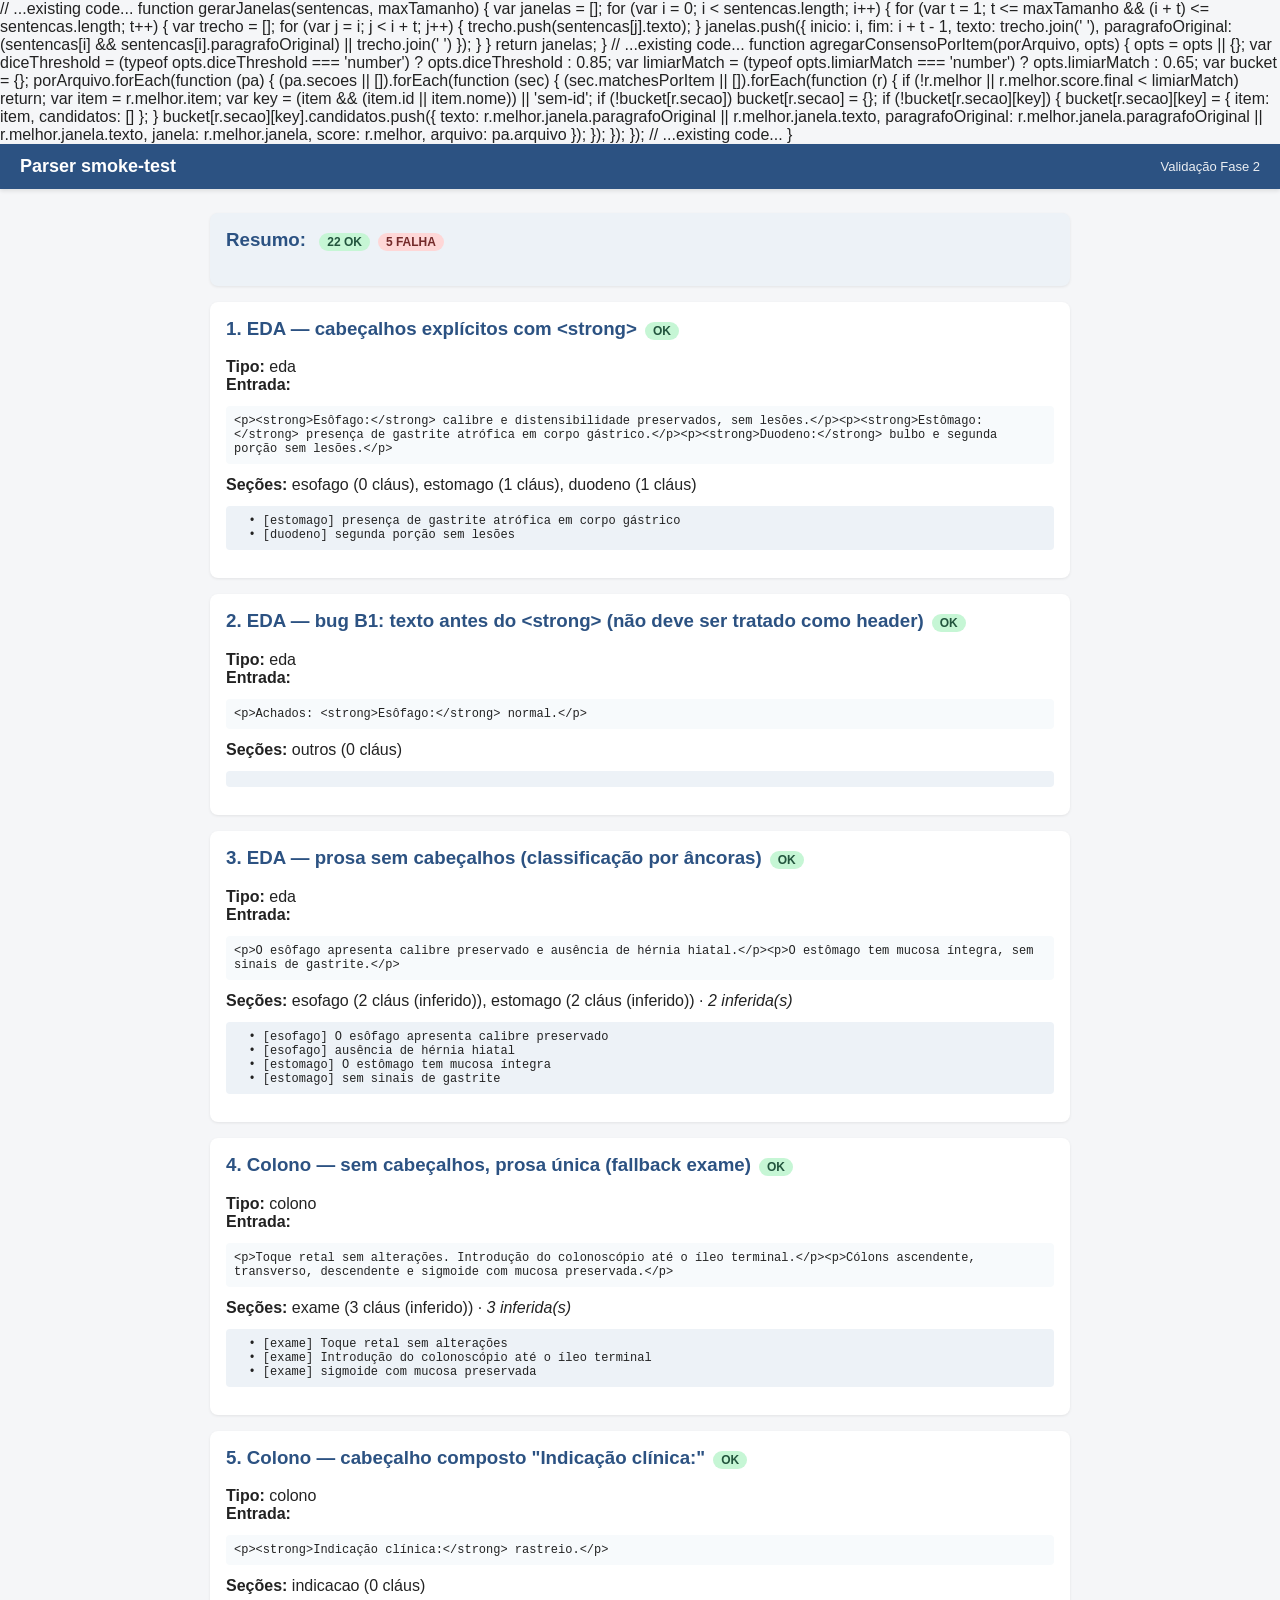
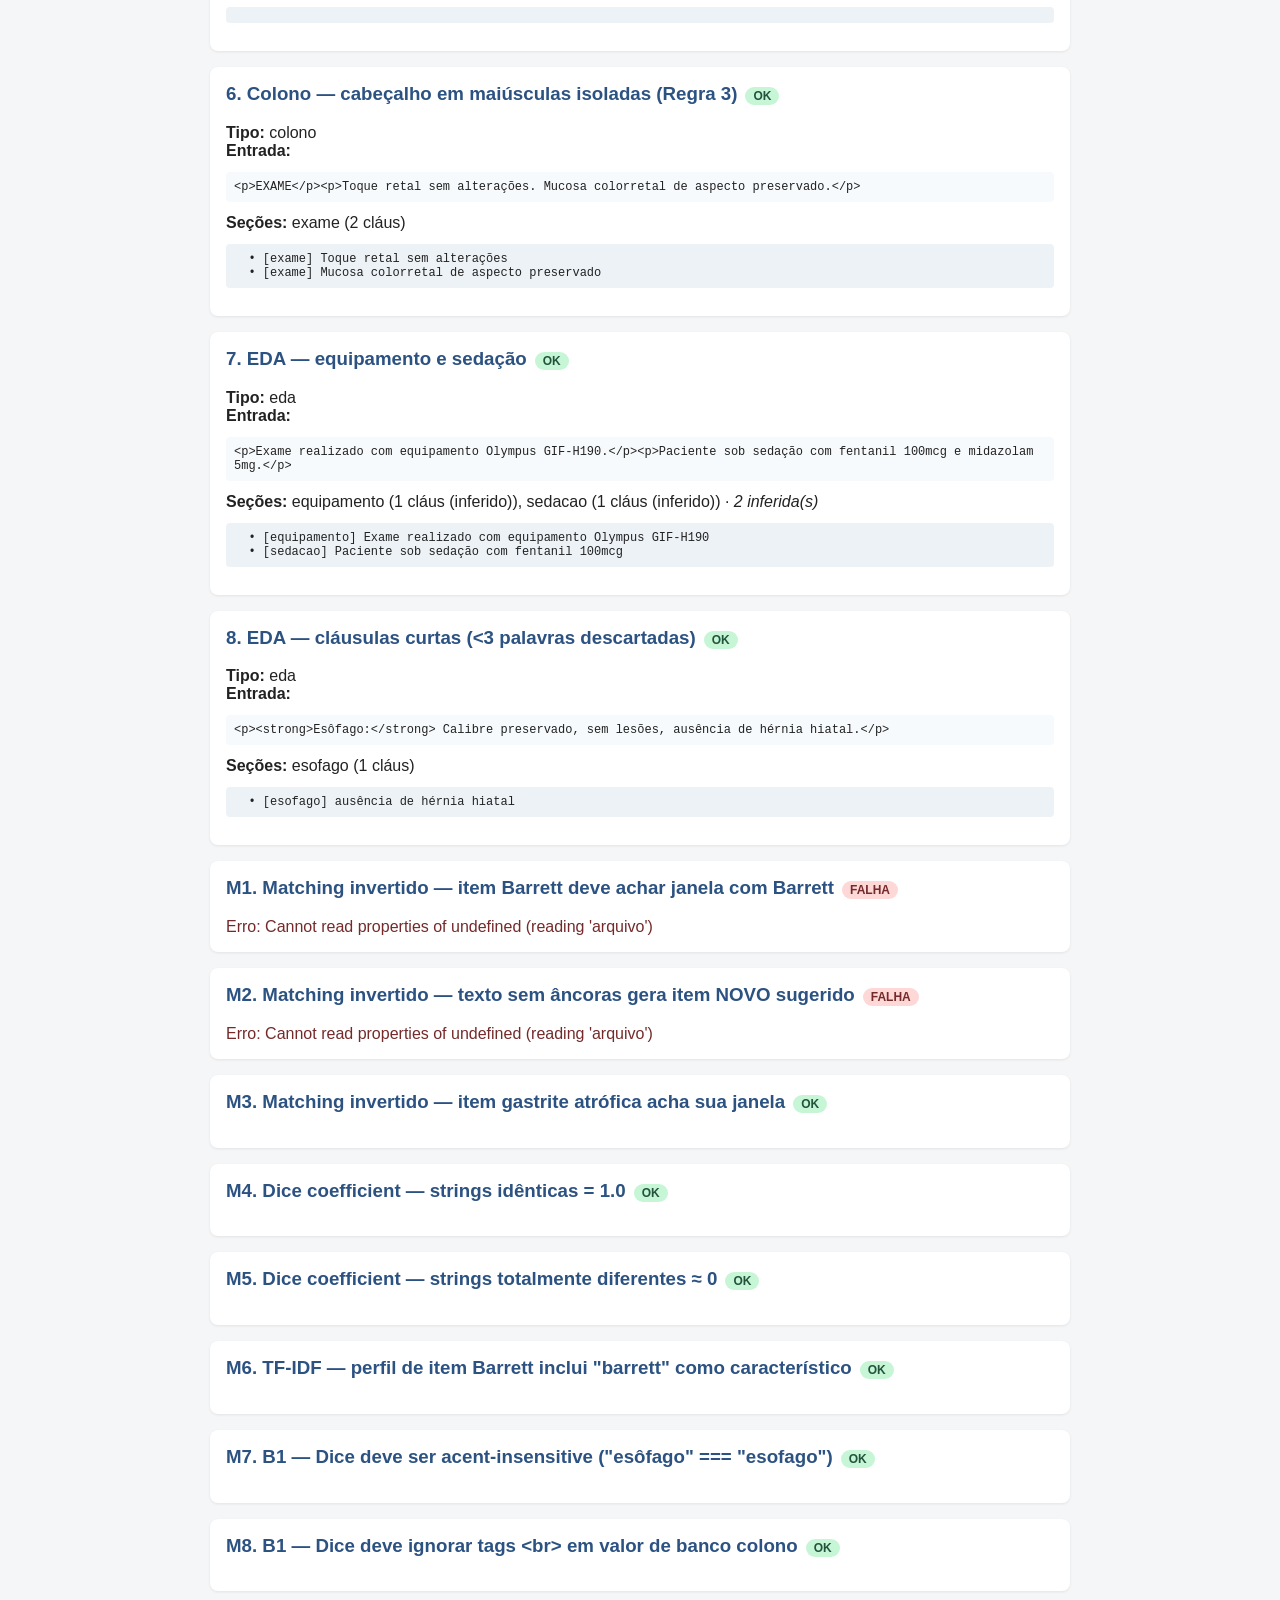
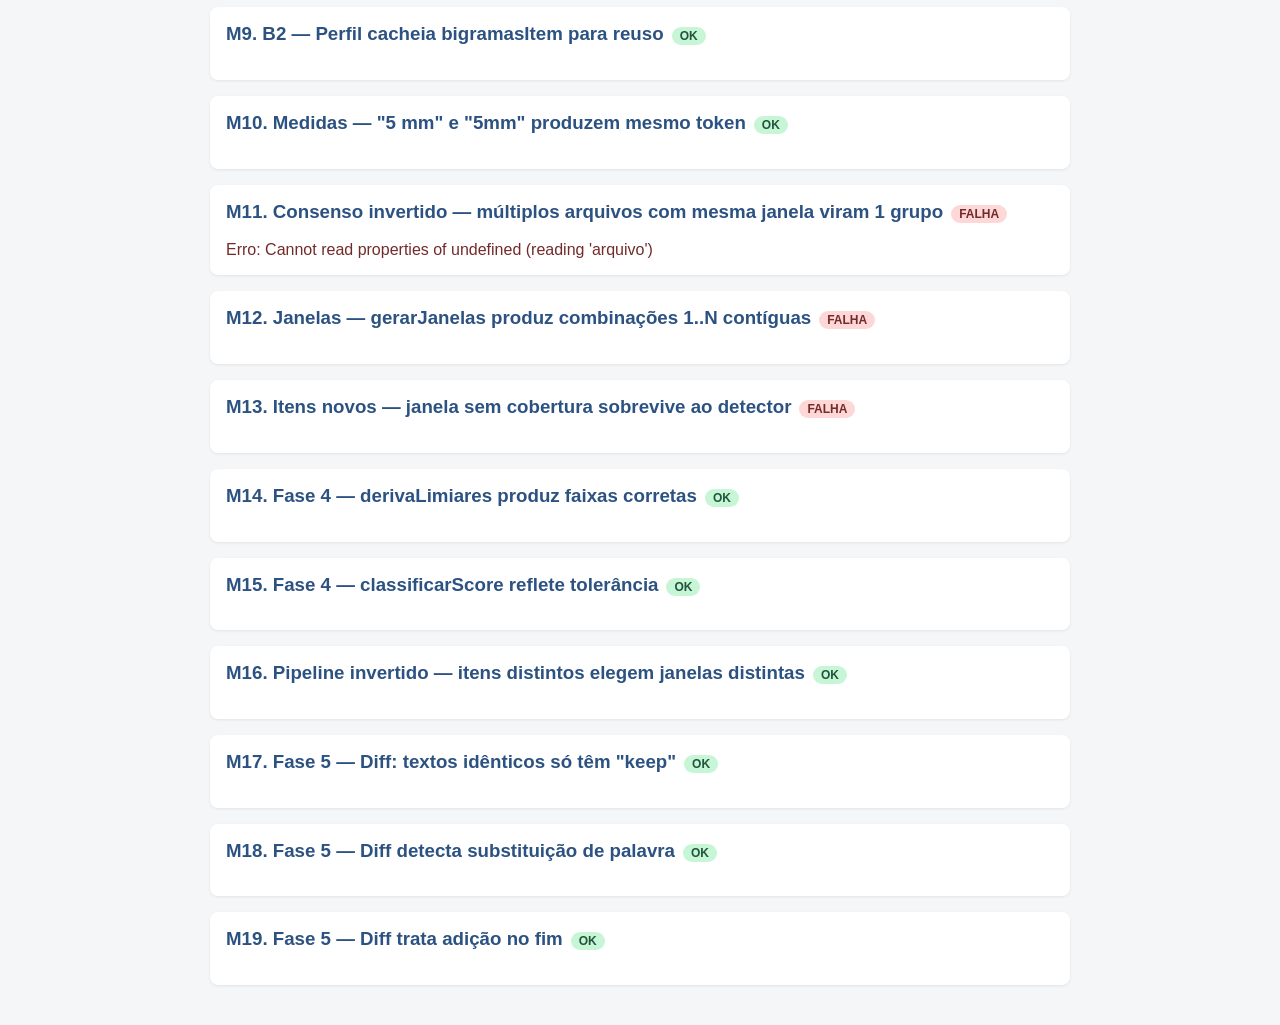
<file: test_parser.html>
// ...existing code...
  function gerarJanelas(sentencas, maxTamanho) {
    var janelas = [];
    for (var i = 0; i < sentencas.length; i++) {
      for (var t = 1; t <= maxTamanho && (i + t) <= sentencas.length; t++) {
        var trecho = [];
        for (var j = i; j < i + t; j++) {
          trecho.push(sentencas[j].texto);
        }
        janelas.push({
          inicio: i,
          fim:    i + t - 1,
          texto:  trecho.join(' '),
          paragrafoOriginal: (sentencas[i] && sentencas[i].paragrafoOriginal) || trecho.join(' ')
        });
      }
    }
    return janelas;
  }
  // ...existing code...
  function agregarConsensoPorItem(porArquivo, opts) {
    opts = opts || {};
    var diceThreshold = (typeof opts.diceThreshold === 'number')
      ? opts.diceThreshold : 0.85;
    var limiarMatch = (typeof opts.limiarMatch === 'number')
      ? opts.limiarMatch : 0.65;

    var bucket = {};

    porArquivo.forEach(function (pa) {
      (pa.secoes || []).forEach(function (sec) {
        (sec.matchesPorItem || []).forEach(function (r) {
          if (!r.melhor || r.melhor.score.final < limiarMatch) return;
          var item = r.melhor.item;
          var key = (item && (item.id || item.nome)) || 'sem-id';
          if (!bucket[r.secao]) bucket[r.secao] = {};
          if (!bucket[r.secao][key]) {
            bucket[r.secao][key] = {
              item:       item,
              candidatos: []
            };
          }
          bucket[r.secao][key].candidatos.push({
            texto:             r.melhor.janela.paragrafoOriginal || r.melhor.janela.texto,
            paragrafoOriginal: r.melhor.janela.paragrafoOriginal || r.melhor.janela.texto,
            janela:            r.melhor.janela,
            score:             r.melhor,
            arquivo:           pa.arquivo
          });
        });
      });
    });
    // ...existing code...
  }<!DOCTYPE html>
<html lang="pt-BR">
<head>
  <meta charset="UTF-8">
  <title>Parser — smoke test</title>
  <link rel="stylesheet" href="estilos.css">
  <script src="parser_word.js"></script>
  <script src="matching.js"></script>
  <style>
    main { max-width: 900px; }
    .case {
      background: #fff;
      border-radius: 8px;
      padding: 16px;
      margin-bottom: 16px;
      box-shadow: 0 1px 3px rgba(0,0,0,0.08);
    }
    .case h3 { margin-top: 0; color: #2c5282; }
    .input pre, .output pre {
      background: #f7fafc;
      padding: 8px;
      font-size: 12px;
      border-radius: 4px;
      white-space: pre-wrap;
      word-break: break-word;
    }
    .output pre { background: #edf2f7; }
    .verdict {
      display: inline-block;
      padding: 2px 8px;
      border-radius: 10px;
      font-size: 12px;
      font-weight: 600;
      margin-left: 8px;
    }
    .pass { background: #c6f6d5; color: #22543d; }
    .fail { background: #fed7d7; color: #742a2a; }
  </style>
</head>
<body>
  <header>
    <h1>Parser smoke-test</h1>
    <span class="meta" style="font-size:13px;">Validação Fase 2</span>
  </header>
  <main>
    <div id="resultados"></div>
  </main>

  <script>
  // Reimplementa o loop de processarArquivo() recebendo HTML direto.
  // Os arquivos reais são lidos via FileReader + mammoth, mas o resto
  // do pipeline (detecção, classificação, decomposição) opera sobre HTML.
  function processarHtml(html, tipo) {
    var secoes = [];
    var orfaos = { paragrafos: [], clausulas: [] };
    var atual = null;

    var container = document.createElement('div');
    container.innerHTML = html;
    var blocos = container.querySelectorAll('p, h1, h2, h3, h4');

    blocos.forEach(function (p) {
      var detec = ParserWord.detectarSecao(p, tipo);
      if (detec) {
        var existente = secoes.filter(function (s) { return s.nome === detec.nome; })[0];
        if (existente) atual = existente;
        else {
          atual = { nome: detec.nome, rotuloOriginal: detec.rotuloOriginal, paragrafos: [] };
          secoes.push(atual);
        }
        if (detec.restoTexto) atual.paragrafos.push(detec.restoTexto);
        return;
      }
      var txt = (p.textContent || '').trim();
      if (!txt) return;
      if (atual) atual.paragrafos.push(txt);
      else       orfaos.paragrafos.push(txt);
    });

    var sentencasInferidas = 0;
    if (orfaos.paragrafos.length) {
      var restantes = [];
      orfaos.paragrafos.forEach(function (par) {
        ParserWord.quebrarSentencas(par).forEach(function (sent) {
          var classif = ParserWord.classificarSentenca(sent, tipo);
          if (classif) {
            var sec = secoes.filter(function (s) { return s.nome === classif.secao; })[0];
            if (!sec) {
              sec = { nome: classif.secao, rotuloOriginal: '(inferido)', paragrafos: [] };
              secoes.push(sec);
            }
            sec.paragrafos.push(sent);
            sentencasInferidas++;
          } else restantes.push(sent);
        });
      });
      orfaos.paragrafos = restantes;
    }

    if (tipo === 'colono' && orfaos.paragrafos.length) {
      var ex = secoes.filter(function (s) { return s.nome === 'exame'; })[0];
      if (!ex) {
        ex = { nome: 'exame', rotuloOriginal: '(implícito)', paragrafos: [] };
        secoes.push(ex);
      }
      ex.paragrafos = orfaos.paragrafos.concat(ex.paragrafos);
      orfaos.paragrafos = [];
    }

    secoes.forEach(function (s) {
      s.clausulas = [];
      s.sentencas = [];
      s.paragrafos.forEach(function (par, idxP) {
        ParserWord.quebrarSentencas(par).forEach(function (sent) {
          s.sentencas.push({ texto: sent, paragrafoIdx: idxP, paragrafoOriginal: par });
        });
        ParserWord.decomporClausulas(par).forEach(function (c) {
          s.clausulas.push({ texto: c, paragrafoOriginal: par });
        });
      });
    });
    orfaos.sentencas = [];
    orfaos.paragrafos.forEach(function (par, idxP) {
      ParserWord.quebrarSentencas(par).forEach(function (sent) {
        orfaos.sentencas.push({ texto: sent, paragrafoIdx: idxP, paragrafoOriginal: par });
      });
      ParserWord.decomporClausulas(par).forEach(function (c) {
        orfaos.clausulas.push({ texto: c, paragrafoOriginal: par });
      });
    });

    return { secoes: secoes, orfaos: orfaos, sentencasInferidas: sentencasInferidas };
  }

  // ---- Casos de teste ----
  var casos = [
    {
      titulo: 'EDA — cabeçalhos explícitos com <strong>',
      tipo: 'eda',
      html:
        '<p><strong>Esôfago:</strong> calibre e distensibilidade preservados, sem lesões.</p>' +
        '<p><strong>Estômago:</strong> presença de gastrite atrófica em corpo gástrico.</p>' +
        '<p><strong>Duodeno:</strong> bulbo e segunda porção sem lesões.</p>',
      esperado: function (r) {
        var nomes = r.secoes.map(function (s) { return s.nome; });
        return nomes.indexOf('esofago') !== -1 &&
               nomes.indexOf('estomago') !== -1 &&
               nomes.indexOf('duodeno') !== -1 &&
               r.sentencasInferidas === 0 &&
               r.orfaos.clausulas.length === 0;
      }
    },
    {
      titulo: 'EDA — bug B1: texto antes do <strong> (não deve ser tratado como header)',
      tipo: 'eda',
      html: '<p>Achados: <strong>Esôfago:</strong> normal.</p>',
      esperado: function (r) {
        // Esperamos que NÃO seja tratado como cabeçalho via Regra 1
        // (pois há "Achados: " antes). A Regra 2 captura "Achados:" como
        // sinônimo de "outros". Resultado: seção "outros".
        var nomes = r.secoes.map(function (s) { return s.nome; });
        return nomes.indexOf('outros') !== -1 && nomes.indexOf('esofago') === -1;
      }
    },
    {
      titulo: 'EDA — prosa sem cabeçalhos (classificação por âncoras)',
      tipo: 'eda',
      html:
        '<p>O esôfago apresenta calibre preservado e ausência de hérnia hiatal.</p>' +
        '<p>O estômago tem mucosa íntegra, sem sinais de gastrite.</p>',
      esperado: function (r) {
        var nomes = r.secoes.map(function (s) { return s.nome; });
        return nomes.indexOf('esofago') !== -1 &&
               nomes.indexOf('estomago') !== -1 &&
               r.sentencasInferidas >= 2;
      }
    },
    {
      titulo: 'Colono — sem cabeçalhos, prosa única (fallback exame)',
      tipo: 'colono',
      html:
        '<p>Toque retal sem alterações. Introdução do colonoscópio até o íleo terminal.</p>' +
        '<p>Cólons ascendente, transverso, descendente e sigmoide com mucosa preservada.</p>',
      esperado: function (r) {
        var nomes = r.secoes.map(function (s) { return s.nome; });
        return nomes.indexOf('exame') !== -1 && r.orfaos.clausulas.length === 0;
      }
    },
    {
      titulo: 'Colono — cabeçalho composto "Indicação clínica:"',
      tipo: 'colono',
      html: '<p><strong>Indicação clínica:</strong> rastreio.</p>',
      esperado: function (r) {
        var nomes = r.secoes.map(function (s) { return s.nome; });
        return nomes.indexOf('indicacao') !== -1;
      }
    },
    {
      titulo: 'Colono — cabeçalho em maiúsculas isoladas (Regra 3)',
      tipo: 'colono',
      html:
        '<p>EXAME</p>' +
        '<p>Toque retal sem alterações. Mucosa colorretal de aspecto preservado.</p>',
      esperado: function (r) {
        var nomes = r.secoes.map(function (s) { return s.nome; });
        return nomes.indexOf('exame') !== -1;
      }
    },
    {
      titulo: 'EDA — equipamento e sedação',
      tipo: 'eda',
      html:
        '<p>Exame realizado com equipamento Olympus GIF-H190.</p>' +
        '<p>Paciente sob sedação com fentanil 100mcg e midazolam 5mg.</p>',
      esperado: function (r) {
        var nomes = r.secoes.map(function (s) { return s.nome; });
        return nomes.indexOf('equipamento') !== -1 &&
               nomes.indexOf('sedacao') !== -1;
      }
    },
    {
      titulo: 'EDA — cláusulas curtas (<3 palavras descartadas)',
      tipo: 'eda',
      html: '<p><strong>Esôfago:</strong> Calibre preservado, sem lesões, ausência de hérnia hiatal.</p>',
      esperado: function (r) {
        var sec = r.secoes.filter(function (s) { return s.nome === 'esofago'; })[0];
        // 3 cláusulas: "Calibre preservado" (2w drop), "sem lesões" (2w drop), "ausência de hérnia hiatal" (4w keep)
        // Esperamos 1 cláusula
        return sec && sec.clausulas.length === 1 &&
               sec.clausulas[0].texto.indexOf('hérnia hiatal') !== -1;
      }
    }
  ];

  // ---- Renderização ----
  function escapar(s) {
    return String(s).replace(/[&<>]/g, function (c) {
      return c === '&' ? '&amp;' : c === '<' ? '&lt;' : '&gt;';
    });
  }

  var div = document.getElementById('resultados');
  var passou = 0, falhou = 0;
  casos.forEach(function (c, i) {
    var resultado;
    var ok = false;
    var erro = null;
    try {
      resultado = processarHtml(c.html, c.tipo);
      ok = c.esperado(resultado);
    } catch (e) {
      erro = e.message;
    }
    if (ok) passou++; else falhou++;

    var resumoSec = (resultado && resultado.secoes || []).map(function (s) {
      return s.nome + ' (' + s.clausulas.length + ' cláus' +
             (s.rotuloOriginal && s.rotuloOriginal.charAt(0) === '('
               ? ' ' + s.rotuloOriginal : '') + ')';
    }).join(', ');

    var clausulas = (resultado && resultado.secoes || []).map(function (s) {
      return s.clausulas.map(function (c) { return '  • [' + s.nome + '] ' + c.texto; }).join('\n');
    }).filter(Boolean).join('\n');

    var orfaos = (resultado && resultado.orfaos.clausulas || []).map(function (c) {
      return '  • (orfão) ' + c.texto;
    }).join('\n');

    div.insertAdjacentHTML('beforeend',
      '<div class="case">' +
        '<h3>' + (i + 1) + '. ' + escapar(c.titulo) +
          '<span class="verdict ' + (ok ? 'pass' : 'fail') + '">' +
            (ok ? 'OK' : 'FALHA') + '</span>' +
        '</h3>' +
        '<div><strong>Tipo:</strong> ' + c.tipo + '</div>' +
        '<div class="input"><strong>Entrada:</strong><pre>' + escapar(c.html) + '</pre></div>' +
        (erro
          ? '<div class="output" style="color:#742a2a;">Erro: ' + escapar(erro) + '</div>'
          : '<div class="output"><strong>Seções:</strong> ' + escapar(resumoSec) +
            (resultado.sentencasInferidas
              ? ' · <em>' + resultado.sentencasInferidas + ' inferida(s)</em>'
              : '') +
            '<pre>' + escapar(clausulas + (orfaos ? '\n' + orfaos : '')) + '</pre></div>'
        ) +
      '</div>');
  });

  // ---- Casos de teste do MATCHING (Fase 3) ----
  var bancoEdaMini = {
    esofago: [
      { nome: 'Normal', id: 'esof-1',
        valor: 'calibre e distensibilidade preservados. Ausência de lesões de mucosa. A transição esofagogástrica coincide com o pinçamento diafragmático.' },
      { nome: 'LAA',    id: 'esof-2',
        valor: 'calibre e distensibilidade preservados. Presença de erosões menores que 5 mm ao nível da transição esofagogástrica.' },
      { nome: 'Barrett', id: 'esof-3',
        valor: 'esôfago de Barrett curto, com língua de mucosa de aspecto colunar acima da transição esofagogástrica. Cromoscopia digital evidencia padrão sugestivo de metaplasia intestinal.' }
    ],
    estomago: [
      { nome: 'Normal',  id: 'est-1',
        valor: 'mucosa gástrica de aspecto preservado em todo o órgão. Pregueado e distensibilidade normais.' },
      { nome: 'Gastrite atrófica', id: 'est-2',
        valor: 'mucosa gástrica com áreas de atrofia e metaplasia intestinal em corpo gástrico, com perda do padrão vascular regular.' }
    ]
  };

  var casosMatching = [
    {
      titulo: 'Matching invertido — item Barrett deve achar janela com Barrett',
      html: '<p><strong>Esôfago:</strong> esôfago de Barrett curto com metaplasia intestinal.</p>',
      tipo: 'eda',
      banco: bancoEdaMini,
      esperado: function (m) {
        var sec = m.porArquivo[0].secoes.filter(function (s) { return s.nome === 'esofago'; })[0];
        if (!sec) return false;
        var barrett = sec.matchesPorItem.filter(function (x) {
          return x.item.id === 'esof-3';
        })[0];
        // A janela vencedora do item Barrett deve incluir a sentença com Barrett
        return barrett && barrett.melhor &&
               barrett.melhor.janela.texto.indexOf('Barrett') !== -1;
      }
    },
    {
      titulo: 'Matching invertido — texto sem âncoras gera item NOVO sugerido',
      html: '<p><strong>Esôfago:</strong> textura inusitada de aspecto bem peculiar nesta região.</p>',
      tipo: 'eda',
      banco: bancoEdaMini,
      esperado: function (m) {
        var sec = m.porArquivo[0].secoes.filter(function (s) { return s.nome === 'esofago'; })[0];
        if (!sec) return false;
        // A sentença não casa com nenhum item -> deve aparecer em itensNovos
        return sec.itensNovos.length >= 1 &&
               sec.itensNovos[0].texto.indexOf('inusitada') !== -1;
      }
    },
    {
      titulo: 'Matching invertido — item gastrite atrófica acha sua janela',
      html: '<p><strong>Estômago:</strong> mucosa gástrica com áreas de metaplasia intestinal em corpo.</p>',
      tipo: 'eda',
      banco: bancoEdaMini,
      esperado: function (m) {
        var sec = m.porArquivo[0].secoes.filter(function (s) { return s.nome === 'estomago'; })[0];
        if (!sec) return false;
        var gastrite = sec.matchesPorItem.filter(function (x) {
          return x.item.id === 'est-2';
        })[0];
        return gastrite && gastrite.melhor &&
               gastrite.melhor.janela.texto.indexOf('metaplasia') !== -1;
      }
    },
    {
      titulo: 'Dice coefficient — strings idênticas = 1.0',
      direto: true,
      esperado: function () {
        var d = Matching.diceSimilaridade('teste idêntico', 'teste idêntico');
        return d === 1;
      }
    },
    {
      titulo: 'Dice coefficient — strings totalmente diferentes ≈ 0',
      direto: true,
      esperado: function () {
        var d = Matching.diceSimilaridade('abcdefgh', 'wxyz1234');
        return d < 0.1;
      }
    },
    {
      titulo: 'TF-IDF — perfil de item Barrett inclui "barrett" como característico',
      direto: true,
      esperado: function () {
        var p = Matching.construirPerfilSecao(bancoEdaMini.esofago);
        var barrett = p.filter(function (x) { return x.item.id === 'esof-3'; })[0];
        return barrett && barrett.termosCaracteristicos.some(function (c) {
          return c.termo === 'barrett';
        });
      }
    },
    {
      titulo: 'B1 — Dice deve ser acent-insensitive ("esôfago" === "esofago")',
      direto: true,
      esperado: function () {
        var d = Matching.diceSimilaridade('esôfago de Barrett', 'esofago de Barrett');
        return d > 0.99;  // praticamente 1
      }
    },
    {
      titulo: 'B1 — Dice deve ignorar tags <br> em valor de banco colono',
      direto: true,
      esperado: function () {
        var a = 'Toque retal sem alterações. Introdução do colonoscópio.';
        var b = 'Toque retal sem alterações.<br>Introdução do colonoscópio.';
        var d = Matching.diceSimilaridade(a, b);
        return d > 0.99;
      }
    },
    {
      titulo: 'B2 — Perfil cacheia bigramasItem para reuso',
      direto: true,
      esperado: function () {
        var p = Matching.construirPerfilSecao(bancoEdaMini.esofago);
        return p.every(function (entry) {
          return entry.bigramasItem && Object.keys(entry.bigramasItem).length > 0;
        });
      }
    },
    {
      titulo: 'Medidas — "5 mm" e "5mm" produzem mesmo token',
      direto: true,
      esperado: function () {
        var a = Matching.tokenizar('erosões menores que 5 mm');
        var b = Matching.tokenizar('erosões menores que 5mm');
        return a.indexOf('5mm') !== -1 && b.indexOf('5mm') !== -1;
      }
    },
    {
      titulo: 'Consenso invertido — múltiplos arquivos com mesma janela viram 1 grupo',
      direto: true,
      esperado: function () {
        var sentenca = { texto: 'esôfago de Barrett curto com metaplasia intestinal.', paragrafoOriginal: '' };
        var fakeResults = [1, 2, 3].map(function (n) {
          return {
            arquivo: 'laudo' + n + '.docx',
            secoes: [{
              nome: 'esofago',
              rotuloOriginal: 'Esôfago',
              paragrafos: ['esôfago de Barrett curto com metaplasia intestinal.'],
              sentencas: [sentenca],
              clausulas: []
            }],
            orfaos: { paragrafos: [], clausulas: [], sentencas: [] }
          };
        });
        var m = Matching.analisar(fakeResults, bancoEdaMini, { limiarMatch: 0.0 });
        var consenso = m.consenso.esofago || [];
        var barrettEntry = consenso.filter(function (e) {
          return e.item.id === 'esof-3';
        })[0];
        return barrettEntry &&
               barrettEntry.frequenciaArquivos === 3 &&
               barrettEntry.variantes.length === 0;
      }
    },
    {
      titulo: 'Janelas — gerarJanelas produz combinações 1..N contíguas',
      direto: true,
      esperado: function () {
        var sentencas = [
          { texto: 'a primeira sentença aqui.' },
          { texto: 'a segunda sentença completa.' },
          { texto: 'e a terceira finaliza tudo.' }
        ];
        var js = Matching.gerarJanelas(sentencas, 3);
        // Esperamos: 3 (tam=1) + 2 (tam=2) + 1 (tam=3) = 6 janelas
        return js.length === 6 &&
               js[0].tamanho === 1 &&
               js[js.length - 1].tamanho === 3;
      }
    },
    {
      titulo: 'Itens novos — janela sem cobertura sobrevive ao detector',
      direto: true,
      esperado: function () {
        var sentencas = [
          { texto: 'esôfago de Barrett com metaplasia intestinal.' },
          { texto: 'achado completamente novo nunca antes descrito.' }
        ];
        var perfilSec = Matching.construirPerfilSecao(bancoEdaMini.esofago);
        var resultado = Matching.caçarItensEmSecao(sentencas, perfilSec, {});
        var novos = Matching.detectarItensNovos(sentencas, resultado.matchesPorItem, 0.30);
        return novos.length >= 1 &&
               novos.some(function (g) { return g.texto.indexOf('completamente novo') !== -1; });
      }
    },
    {
      titulo: 'Fase 4 — derivaLimiares produz faixas corretas',
      direto: true,
      esperado: function () {
        var l0   = Matching.derivaLimiares(0);
        var l50  = Matching.derivaLimiares(50);
        var l100 = Matching.derivaLimiares(100);
        // tolerancia=0 → rigoroso → limiar_match alto, limiar_novo alto
        // tolerancia=100 → permissivo → limiar_match baixo, limiar_novo baixo
        return Math.abs(l0.limiarMatch - 0.85) < 1e-9 &&
               Math.abs(l50.limiarMatch - 0.70) < 1e-9 &&
               Math.abs(l100.limiarMatch - 0.55) < 1e-9 &&
               Math.abs(l0.limiarNovo - 0.45) < 1e-9 &&
               Math.abs(l100.limiarNovo - 0.25) < 1e-9;
      }
    },
    {
      titulo: 'Fase 4 — classificarScore reflete tolerância',
      direto: true,
      esperado: function () {
        // Score 0.78 com tolerância 50 (limiarMatch=0.70): match
        // Score 0.78 com tolerância 0  (limiarMatch=0.85): atualizacao
        var c50 = Matching.classificarScore(0.78, 50);
        var c0  = Matching.classificarScore(0.78, 0);
        // Score 0.50: nem match nem atualizacao; com tol=50 (limiarNovo=0.35)
        // cai em variante; com tol=0 (limiarNovo=0.45) ainda cai em variante
        var c50b = Matching.classificarScore(0.50, 50);
        // Score muito baixo
        var c50c = Matching.classificarScore(0.10, 50);
        return c50 === 'match' &&
               c0  === 'atualizacao' &&
               c50b === 'variante' &&
               c50c === 'naoEncontrado';
      }
    },
    {
      titulo: 'Pipeline invertido — itens distintos elegem janelas distintas',
      direto: true,
      esperado: function () {
        // 2 sentenças, cada uma alinhada a um item diferente do banco.
        // Item Barrett deve eleger a sentença 0 e item LAA a sentença 1.
        var sentencas = [
          { texto: 'esôfago de Barrett curto com língua colunar e metaplasia intestinal.' },
          { texto: 'presença de erosões menores que 5 mm na transição esofagogástrica.' }
        ];
        var perfilSec = Matching.construirPerfilSecao(bancoEdaMini.esofago);
        var resultado = Matching.caçarItensEmSecao(sentencas, perfilSec, {});

        var barrett = resultado.matchesPorItem.filter(function (m) {
          return m.item.id === 'esof-3';
        })[0];
        var laa = resultado.matchesPorItem.filter(function (m) {
          return m.item.id === 'esof-2';
        })[0];

        if (!barrett || !laa || !barrett.melhor || !laa.melhor) return false;

        // Invariante: cada item elege a janela que contém sua frase própria.
        var barrettWindow = barrett.melhor.janela.texto;
        var laaWindow     = laa.melhor.janela.texto;
        return barrettWindow.indexOf('Barrett') !== -1 &&
               laaWindow.indexOf('erosões') !== -1;
      }
    }
  ];

  // ---- Casos de teste de DIFF (Fase 5) ----
  // Reimplementação local da diff para testar sem depender da UI
  function diffPalavrasLocal(antes, depois) {
    var a = String(antes || '').split(/(\s+)/);
    var b = String(depois || '').split(/(\s+)/);
    var m = a.length, n = b.length;
    var dp = [];
    for (var i = 0; i <= m; i++) dp.push(new Array(n + 1).fill(0));
    for (var i = 1; i <= m; i++) {
      for (var j = 1; j <= n; j++) {
        if (a[i-1] === b[j-1]) dp[i][j] = dp[i-1][j-1] + 1;
        else dp[i][j] = Math.max(dp[i-1][j], dp[i][j-1]);
      }
    }
    var ops = [];
    var i = m, j = n;
    while (i > 0 && j > 0) {
      if (a[i-1] === b[j-1]) { ops.unshift({type:'keep', value:a[i-1]}); i--; j--; }
      else if (dp[i-1][j] >= dp[i][j-1]) { ops.unshift({type:'rem', value:a[i-1]}); i--; }
      else { ops.unshift({type:'add', value:b[j-1]}); j--; }
    }
    while (i > 0) ops.unshift({type:'rem', value:a[--i]});
    while (j > 0) ops.unshift({type:'add', value:b[--j]});
    return ops;
  }

  casosMatching.push(
    {
      titulo: 'Fase 5 — Diff: textos idênticos só têm "keep"',
      direto: true,
      esperado: function () {
        var ops = diffPalavrasLocal('foo bar baz', 'foo bar baz');
        return ops.every(function (o) { return o.type === 'keep'; });
      }
    },
    {
      titulo: 'Fase 5 — Diff detecta substituição de palavra',
      direto: true,
      esperado: function () {
        var ops = diffPalavrasLocal('mucosa preservada', 'mucosa friável');
        var temAdd = ops.some(function (o) { return o.type === 'add' && /friável/.test(o.value); });
        var temRem = ops.some(function (o) { return o.type === 'rem' && /preservada/.test(o.value); });
        return temAdd && temRem;
      }
    },
    {
      titulo: 'Fase 5 — Diff trata adição no fim',
      direto: true,
      esperado: function () {
        var ops = diffPalavrasLocal('a b c', 'a b c d');
        var ultimoAdd = ops.filter(function (o) { return o.type === 'add'; }).pop();
        return ultimoAdd && /d/.test(ultimoAdd.value);
      }
    }
  );

  // Roda os casos de matching depois dos casos de parsing
  casosMatching.forEach(function (c, k) {
    var ok = false, erro = null;
    try {
      if (c.direto) {
        ok = c.esperado();
      } else {
        // Simula um resultado do parser usando processarHtml
        var parserRes = processarHtml(c.html, c.tipo);
        var pseudoResultados = [{
          arquivo: 'teste.docx',
          secoes: parserRes.secoes,
          orfaos: parserRes.orfaos,
          imagensDescartadas: 0,
          sentencasInferidas: parserRes.sentencasInferidas
        }];
        var matching = Matching.analisar(pseudoResultados, c.banco, {});
        ok = c.esperado(matching);
      }
    } catch (e) {
      erro = e.message;
    }
    if (ok) passou++; else falhou++;
    div.insertAdjacentHTML('beforeend',
      '<div class="case">' +
        '<h3>M' + (k + 1) + '. ' + escapar(c.titulo) +
          '<span class="verdict ' + (ok ? 'pass' : 'fail') + '">' +
            (ok ? 'OK' : 'FALHA') + '</span>' +
        '</h3>' +
        (erro ? '<div style="color:#742a2a;">Erro: ' + escapar(erro) + '</div>' : '') +
      '</div>');
  });

  div.insertAdjacentHTML('afterbegin',
    '<div class="case" style="background:#edf2f7;">' +
      '<h3>Resumo: ' +
        '<span class="verdict pass">' + passou + ' OK</span>' +
        (falhou ? '<span class="verdict fail">' + falhou + ' FALHA</span>' : '') +
      '</h3></div>');
  </script>
</body>
</html>
</file>
<file: estilos.css>
/* ============================================================
   Gerar-Laudo-Importador — Estilos
   ============================================================ */

* { box-sizing: border-box; }

html, body {
  margin: 0;
  padding: 0;
  font-family: -apple-system, BlinkMacSystemFont, "Segoe UI", Roboto, Helvetica, Arial, sans-serif;
  background: #f5f6f8;
  color: #222;
  min-height: 100vh;
}

header {
  background: #2c5282;
  color: #fff;
  padding: 12px 20px;
  display: flex;
  align-items: center;
  justify-content: space-between;
  box-shadow: 0 2px 4px rgba(0,0,0,0.1);
}

header h1 {
  margin: 0;
  font-size: 18px;
  font-weight: 600;
}

header .meta {
  font-size: 13px;
  opacity: 0.9;
}

main {
  max-width: 960px;
  margin: 0 auto;
  padding: 24px 20px;
}

/* Cards */
.card {
  background: #fff;
  border-radius: 8px;
  padding: 20px;
  box-shadow: 0 1px 3px rgba(0,0,0,0.08);
  margin-bottom: 16px;
}

.card h2 {
  margin-top: 0;
  font-size: 16px;
  color: #2c5282;
  border-bottom: 1px solid #e2e8f0;
  padding-bottom: 8px;
}

/* Tipo badge */
.tipo-badge {
  display: inline-block;
  padding: 2px 8px;
  border-radius: 12px;
  font-size: 12px;
  font-weight: 600;
  background: rgba(255,255,255,0.2);
}

/* Resumo do banco */
.secoes-grid {
  display: grid;
  grid-template-columns: repeat(auto-fill, minmax(160px, 1fr));
  gap: 8px;
  margin-top: 8px;
}

.secao-card {
  background: #edf2f7;
  border-radius: 6px;
  padding: 10px 12px;
  font-size: 13px;
}

.secao-card .nome {
  font-weight: 600;
  color: #2c5282;
  text-transform: capitalize;
}

.secao-card .qtd {
  font-size: 18px;
  margin-top: 2px;
}

/* Mensagens */
.msg {
  padding: 10px 12px;
  border-radius: 4px;
  font-size: 13px;
  margin-top: 12px;
}

.msg.erro    { background: #fed7d7; color: #742a2a; }
.msg.info    { background: #bee3f8; color: #2a4365; }
.msg.sucesso { background: #c6f6d5; color: #22543d; }

/* Botão genérico */
button.acao {
  padding: 8px 16px;
  background: #2c5282;
  color: #fff;
  border: 0;
  border-radius: 4px;
  font-size: 14px;
  cursor: pointer;
}

button.acao:hover { background: #2a4d7a; }

button.secundaria {
  background: #fff;
  color: #2c5282;
  border: 1px solid #2c5282;
}

button.secundaria:hover { background: #edf2f7; }

.hidden { display: none !important; }

/* Zona de upload */
.zona-upload {
  border: 2px dashed #cbd5e0;
  border-radius: 8px;
  padding: 24px;
  text-align: center;
  background: #f8fafc;
  transition: background 0.15s, border-color 0.15s;
  margin-top: 12px;
}

.zona-upload.arrastando {
  background: #ebf8ff;
  border-color: #3182ce;
}

.zona-upload .zona-titulo {
  margin: 0 0 4px 0;
  font-size: 15px;
  color: #2c5282;
  font-weight: 600;
}

.zona-upload .zona-sub {
  margin: 4px 0 12px 0;
  font-size: 12px;
  color: #888;
}

/* Lista de arquivos pendentes/processados */
.lista-arquivos {
  list-style: none;
  margin: 12px 0 0 0;
  padding: 0;
}

.lista-arquivos li {
  display: flex;
  align-items: center;
  gap: 8px;
  padding: 6px 10px;
  font-size: 13px;
  border-bottom: 1px solid #edf2f7;
}

.lista-arquivos li:last-child { border-bottom: 0; }

.lista-arquivos .nome-arquivo {
  flex: 1;
  white-space: nowrap;
  overflow: hidden;
  text-overflow: ellipsis;
}

.lista-arquivos .status {
  font-size: 12px;
  padding: 2px 8px;
  border-radius: 10px;
  white-space: nowrap;
}

.status.pendente   { background: #edf2f7; color: #4a5568; }
.status.processando { background: #bee3f8; color: #2a4365; }
.status.ok         { background: #c6f6d5; color: #22543d; }
.status.erro       { background: #fed7d7; color: #742a2a; }

.lista-arquivos .remover {
  background: none;
  border: 0;
  color: #a0aec0;
  font-size: 16px;
  cursor: pointer;
  padding: 0 4px;
}

.lista-arquivos .remover:hover { color: #e53e3e; }

/* Árvore de resultado */
.arvore {
  margin-top: 12px;
  font-size: 13px;
}

.arvore details {
  margin-bottom: 4px;
}

.arvore details > summary {
  cursor: pointer;
  padding: 4px 6px;
  border-radius: 4px;
  user-select: none;
}

.arvore details > summary:hover { background: #edf2f7; }

.arvore .arquivo > summary {
  font-weight: 600;
  color: #2c5282;
  background: #edf2f7;
}

.arvore .secao > summary {
  font-weight: 500;
  color: #2c5282;
  text-transform: capitalize;
  margin-left: 12px;
}

.arvore .secao .rotulo-original {
  color: #888;
  font-weight: normal;
  font-size: 12px;
  margin-left: 6px;
}

.arvore .clausulas {
  margin: 4px 0 8px 36px;
  padding: 0;
  list-style: none;
}

.arvore .clausulas li {
  padding: 3px 8px;
  border-left: 2px solid #cbd5e0;
  margin-bottom: 2px;
  color: #2d3748;
}

.arvore .clausulas li:nth-child(odd) {
  background: #f7fafc;
}

.arvore .orfaos > summary {
  color: #b7791f;
  margin-left: 12px;
}

.arvore .erro-arquivo {
  color: #742a2a;
  background: #fed7d7;
  padding: 6px 10px;
  border-radius: 4px;
}

.arvore .secao.vazia > summary { color: #a0aec0; }

/* Cards de debug do matching */
.bloco-debug {
  border: 1px solid #e2e8f0;
  border-radius: 4px;
  margin-top: 8px;
  background: #fff;
}

.bloco-debug > summary {
  cursor: pointer;
  padding: 8px 12px;
  font-weight: 600;
  color: #2c5282;
  background: #f7fafc;
  user-select: none;
  font-size: 13px;
}

.bloco-debug[open] > summary {
  border-bottom: 1px solid #e2e8f0;
}

.container-tabela {
  max-height: 480px;
  overflow: auto;
  font-size: 12px;
}

.container-tabela table {
  width: 100%;
  border-collapse: collapse;
}

.container-tabela th,
.container-tabela td {
  padding: 5px 8px;
  text-align: left;
  border-bottom: 1px solid #edf2f7;
  vertical-align: top;
}

.container-tabela th {
  position: sticky;
  top: 0;
  background: #edf2f7;
  font-weight: 600;
  font-size: 11px;
  color: #2c5282;
  text-transform: uppercase;
  letter-spacing: 0.05em;
}

.container-tabela tr:nth-child(even) td {
  background: #f9fafb;
}

.container-tabela td.score {
  font-variant-numeric: tabular-nums;
  text-align: right;
  width: 60px;
}

.container-tabela td.score.alto { color: #22543d; font-weight: 600; }
.container-tabela td.score.medio { color: #b7791f; }
.container-tabela td.score.baixo { color: #a0aec0; }
.container-tabela td.score.novo  { color: #c05621; font-style: italic; }

.container-tabela td.clausula {
  max-width: 320px;
  word-break: break-word;
}

.container-tabela td.item-banco {
  max-width: 200px;
  font-weight: 500;
  color: #2d3748;
}

.tags-termos {
  display: flex;
  flex-wrap: wrap;
  gap: 4px;
}

.tag-termo {
  background: #edf2f7;
  border-radius: 3px;
  padding: 1px 6px;
  font-size: 11px;
  color: #4a5568;
}

.tag-termo.ancora {
  background: #fef3c7;
  color: #78350f;
  font-weight: 600;
}

.freq-badge {
  display: inline-block;
  padding: 2px 6px;
  border-radius: 8px;
  font-size: 11px;
  font-weight: 600;
  background: #c6f6d5;
  color: #22543d;
}

.freq-badge.baixa { background: #fed7d7; color: #742a2a; }

.container-tabela tr.muted td {
  opacity: 0.45;
}
.container-tabela tr.muted td.score { font-weight: normal; }

/* ===== Fase 4 — barra sticky de tolerância ===== */
.barra-tolerancia {
  position: sticky;
  top: 0;
  background: #fff;
  border: 1px solid #e2e8f0;
  border-radius: 6px;
  padding: 12px;
  z-index: 5;
  box-shadow: 0 1px 4px rgba(0,0,0,0.04);
  margin-bottom: 12px;
}

.slider-row {
  display: flex;
  align-items: center;
  gap: 12px;
}

.slider-row label {
  font-size: 13px;
  font-weight: 600;
  color: #2c5282;
  white-space: nowrap;
}

.slider-row label span {
  display: inline-block;
  min-width: 28px;
  font-variant-numeric: tabular-nums;
  color: #1a202c;
}

.slider-row input[type="range"] {
  flex: 1;
  max-width: 360px;
}

.slider-rotulos {
  display: flex;
  flex-direction: column;
  font-size: 10px;
  color: #888;
  line-height: 1;
}

.contadores {
  display: flex;
  flex-wrap: wrap;
  gap: 6px;
  margin-top: 10px;
  font-size: 12px;
}

.contador {
  padding: 4px 10px;
  border-radius: 14px;
  font-weight: 500;
  border: 1px solid transparent;
}

.contador b {
  font-weight: 700;
  margin-left: 4px;
  font-variant-numeric: tabular-nums;
}

.contador.match         { background: #c6f6d5; color: #22543d; }
.contador.atualizacao   { background: #bee3f8; color: #2a4365; }
.contador.variante      { background: #fef3c7; color: #78350f; }
.contador.naoEncontrado { background: #edf2f7; color: #4a5568; }
.contador.novo          { background: #fed7aa; color: #7c2d12; }

.avancado {
  margin-top: 10px;
  border-top: 1px solid #edf2f7;
  padding-top: 8px;
}
.avancado > summary {
  cursor: pointer;
  font-size: 12px;
  color: #2c5282;
  font-weight: 600;
  user-select: none;
}

/* Linha da tabela colorida pela classificação */
.container-tabela tr.linha-match         td { background: #f0fff4 !important; }
.container-tabela tr.linha-atualizacao   td { background: #ebf8ff !important; }
.container-tabela tr.linha-variante      td { background: #fffbeb !important; }
.container-tabela tr.linha-naoEncontrado td { opacity: 0.55; }

.badge-cls {
  display: inline-block;
  padding: 1px 7px;
  border-radius: 8px;
  font-size: 10px;
  font-weight: 700;
  text-transform: uppercase;
  letter-spacing: 0.04em;
}
.badge-cls.match         { background: #c6f6d5; color: #22543d; }
.badge-cls.atualizacao   { background: #bee3f8; color: #2a4365; }
.badge-cls.variante      { background: #fef3c7; color: #78350f; }
.badge-cls.naoEncontrado { background: #edf2f7; color: #4a5568; }
.badge-cls.novo          { background: #fed7aa; color: #7c2d12; }

/* ===== Fase 5 — tela de revisão ===== */
.filtros-revisao {
  display: flex;
  flex-wrap: wrap;
  gap: 6px;
  align-items: center;
  margin-bottom: 12px;
}

.filtro-btn {
  padding: 4px 12px;
  border: 1px solid #cbd5e0;
  background: #fff;
  border-radius: 14px;
  font-size: 12px;
  cursor: pointer;
  color: #4a5568;
}
.filtro-btn:hover { background: #edf2f7; }
.filtro-btn.ativo {
  background: #2c5282;
  color: #fff;
  border-color: #2c5282;
}

.acoes-massa {
  display: flex;
  gap: 6px;
  flex-wrap: wrap;
  margin-bottom: 16px;
  font-size: 12px;
}
.acoes-massa button {
  font-size: 12px;
  padding: 5px 10px;
}

.lista-propostas {
  display: flex;
  flex-direction: column;
  gap: 12px;
}

.secao-revisao {
  margin-top: 8px;
}
.secao-revisao h3 {
  margin: 12px 0 6px 0;
  font-size: 14px;
  color: #2c5282;
  text-transform: capitalize;
  border-bottom: 1px solid #e2e8f0;
  padding-bottom: 4px;
}

.proposta {
  border: 1px solid #e2e8f0;
  border-radius: 6px;
  padding: 12px;
  background: #fff;
  transition: border-color 0.15s, opacity 0.15s;
}

.proposta.aceita    { border-color: #38a169; background: #f0fff4; }
.proposta.ignorada  { opacity: 0.55; background: #f7fafc; }
.proposta.editada   { border-color: #3182ce; background: #ebf8ff; }

.proposta-cabecalho {
  display: flex;
  align-items: center;
  flex-wrap: wrap;
  gap: 8px;
  margin-bottom: 8px;
}
.proposta-titulo {
  font-weight: 600;
  color: #2d3748;
  font-size: 14px;
}
.proposta-meta {
  margin-left: auto;
  font-size: 11px;
  color: #718096;
}

.proposta-corpo {
  font-size: 13px;
  color: #2d3748;
}

.proposta-bloco {
  margin: 6px 0;
}
.proposta-bloco .rotulo {
  font-size: 11px;
  text-transform: uppercase;
  letter-spacing: 0.05em;
  color: #718096;
  margin-bottom: 2px;
}
.proposta-bloco .corpo {
  background: #f7fafc;
  padding: 6px 8px;
  border-radius: 4px;
  border-left: 3px solid #cbd5e0;
  white-space: pre-wrap;
  word-break: break-word;
}
.proposta-bloco.atual .corpo { border-left-color: #e53e3e; }
.proposta-bloco.proposto .corpo { border-left-color: #38a169; }
.proposta-bloco.diff .corpo { background: #fff; }

.diff-add { background: #c6f6d5; color: #22543d; padding: 0 2px; border-radius: 2px; }
.diff-rem { background: #fed7d7; color: #742a2a; padding: 0 2px; border-radius: 2px; text-decoration: line-through; }
.diff-keep { color: #4a5568; }

.proposta-acoes {
  display: flex;
  gap: 6px;
  margin-top: 10px;
  flex-wrap: wrap;
}
.proposta-acoes button {
  padding: 4px 10px;
  font-size: 12px;
  border-radius: 4px;
  cursor: pointer;
  border: 1px solid #cbd5e0;
  background: #fff;
}
.proposta-acoes button.aceitar { background: #38a169; color: #fff; border-color: #38a169; }
.proposta-acoes button.ignorar { background: #edf2f7; }
.proposta-acoes button.editar  { background: #fff; color: #2c5282; border-color: #2c5282; }
.proposta-acoes button.aceitar:hover { background: #2f855a; }

.proposta-edicao {
  margin-top: 8px;
}
.proposta-edicao input,
.proposta-edicao textarea {
  width: 100%;
  padding: 6px 8px;
  border: 1px solid #cbd5e0;
  border-radius: 4px;
  font-size: 13px;
  font-family: inherit;
  box-sizing: border-box;
}
.proposta-edicao textarea {
  min-height: 80px;
  resize: vertical;
}
.proposta-edicao label {
  display: block;
  font-size: 11px;
  text-transform: uppercase;
  color: #718096;
  margin-top: 6px;
  margin-bottom: 2px;
}

.rodape-revisao {
  position: sticky;
  bottom: 0;
  background: #fff;
  padding: 12px;
  border-top: 1px solid #e2e8f0;
  margin: 16px -20px -20px -20px;
  display: flex;
  align-items: center;
  justify-content: space-between;
  gap: 12px;
  font-size: 13px;
}

.proposta-vazia {
  padding: 24px;
  text-align: center;
  color: #888;
  font-size: 13px;
}

/* ===== Backups ===== */
.lista-backups {
  display: flex;
  flex-direction: column;
  gap: 8px;
  margin-top: 8px;
}

.slot-backup {
  display: flex;
  align-items: center;
  gap: 12px;
  padding: 10px 12px;
  border: 1px solid #e2e8f0;
  border-radius: 6px;
  background: #fff;
  font-size: 13px;
}
.slot-backup.original { background: #fff8dc; border-color: #ecc94b; }
.slot-backup.vazio    { opacity: 0.75; }

.slot-info {
  flex: 1;
  min-width: 0;
}
.slot-titulo {
  font-weight: 600;
  color: #2c5282;
}
.slot-titulo .badge-imutavel {
  display: inline-block;
  padding: 1px 6px;
  border-radius: 8px;
  font-size: 10px;
  font-weight: 700;
  background: #ecc94b;
  color: #744210;
  margin-left: 6px;
  text-transform: uppercase;
  letter-spacing: 0.04em;
}
.slot-detalhes {
  font-size: 12px;
  color: #718096;
  margin-top: 2px;
}

.slot-acoes {
  display: flex;
  gap: 4px;
  flex-wrap: wrap;
}
.slot-acoes button {
  padding: 4px 10px;
  font-size: 12px;
  border-radius: 4px;
  cursor: pointer;
  border: 1px solid #cbd5e0;
  background: #fff;
}
.slot-acoes button.salvar    { background: #2c5282; color: #fff; border-color: #2c5282; }
.slot-acoes button.restaurar { background: #fff; color: #2c5282; border-color: #2c5282; }
.slot-acoes button.apagar    { background: #fff; color: #c53030; border-color: #fed7d7; }
.slot-acoes button.salvar:hover    { background: #2a4d7a; }
.slot-acoes button.restaurar:hover { background: #ebf8ff; }
.slot-acoes button.apagar:hover    { background: #fed7d7; }
.slot-acoes button:disabled        { opacity: 0.4; cursor: not-allowed; }

/* ===== Modal (Fase 6) ===== */
.modal-overlay {
  position: fixed;
  inset: 0;
  background: rgba(0, 0, 0, 0.5);
  display: flex;
  align-items: center;
  justify-content: center;
  z-index: 100;
}

.modal-box {
  background: #fff;
  border-radius: 8px;
  padding: 20px 24px;
  max-width: 540px;
  width: 90%;
  max-height: 80vh;
  overflow: auto;
  box-shadow: 0 10px 30px rgba(0,0,0,0.25);
}

.modal-box h3 {
  margin-top: 0;
  color: #2c5282;
  font-size: 16px;
}

.modal-box .resumo-mudancas {
  background: #f7fafc;
  padding: 10px 12px;
  border-radius: 4px;
  font-size: 13px;
  margin: 12px 0;
}

.modal-box .resumo-mudancas li {
  margin: 2px 0;
}

.modal-acoes {
  display: flex;
  justify-content: flex-end;
  gap: 8px;
  margin-top: 16px;
}

.painel-sucesso {
  background: #f0fff4;
  border: 1px solid #38a169;
  border-radius: 6px;
  padding: 16px;
  margin-top: 12px;
}
.painel-sucesso h3 {
  margin-top: 0;
  color: #22543d;
  font-size: 16px;
}
.painel-sucesso .acoes-pos {
  display: flex;
  gap: 8px;
  margin-top: 12px;
  flex-wrap: wrap;
}

/* ===== Histórico (Fase 7) ===== */
.lista-historico {
  display: flex;
  flex-direction: column;
  gap: 8px;
  margin-top: 8px;
}

.import-item {
  border: 1px solid #e2e8f0;
  border-radius: 6px;
  padding: 12px;
  background: #fff;
  font-size: 13px;
}
.import-item.revertido {
  background: #f7fafc;
  opacity: 0.65;
  border-style: dashed;
}

.import-cabecalho {
  display: flex;
  align-items: center;
  gap: 8px;
  flex-wrap: wrap;
}
.import-data {
  font-weight: 600;
  color: #2c5282;
}
.import-meta {
  font-size: 11px;
  color: #718096;
}
.import-resumo {
  margin: 4px 0;
  font-size: 12px;
  color: #4a5568;
}

.import-revertido-badge {
  display: inline-block;
  padding: 1px 7px;
  border-radius: 8px;
  font-size: 10px;
  font-weight: 700;
  text-transform: uppercase;
  letter-spacing: 0.04em;
  background: #feebc8;
  color: #7c2d12;
}

.import-detalhes {
  margin-top: 6px;
  font-size: 12px;
}
.import-detalhes summary {
  cursor: pointer;
  color: #2c5282;
}
.import-detalhes ul {
  margin: 6px 0 0 0;
  padding-left: 16px;
  color: #4a5568;
}
.import-detalhes li { margin: 2px 0; }
.import-detalhes .alt-novo { color: #c05621; }
.import-detalhes .alt-update { color: #2a4365; }

.import-acoes {
  display: flex;
  gap: 6px;
  margin-top: 8px;
  flex-wrap: wrap;
}
.import-acoes button {
  padding: 4px 10px;
  font-size: 12px;
  border-radius: 4px;
  cursor: pointer;
  border: 1px solid #cbd5e0;
  background: #fff;
}
.import-acoes button.reverter {
  background: #fff;
  color: #c53030;
  border-color: #fed7d7;
}
.import-acoes button.reverter:hover {
  background: #fed7d7;
}
.import-acoes button:disabled {
  opacity: 0.4;
  cursor: not-allowed;
}
</file>
